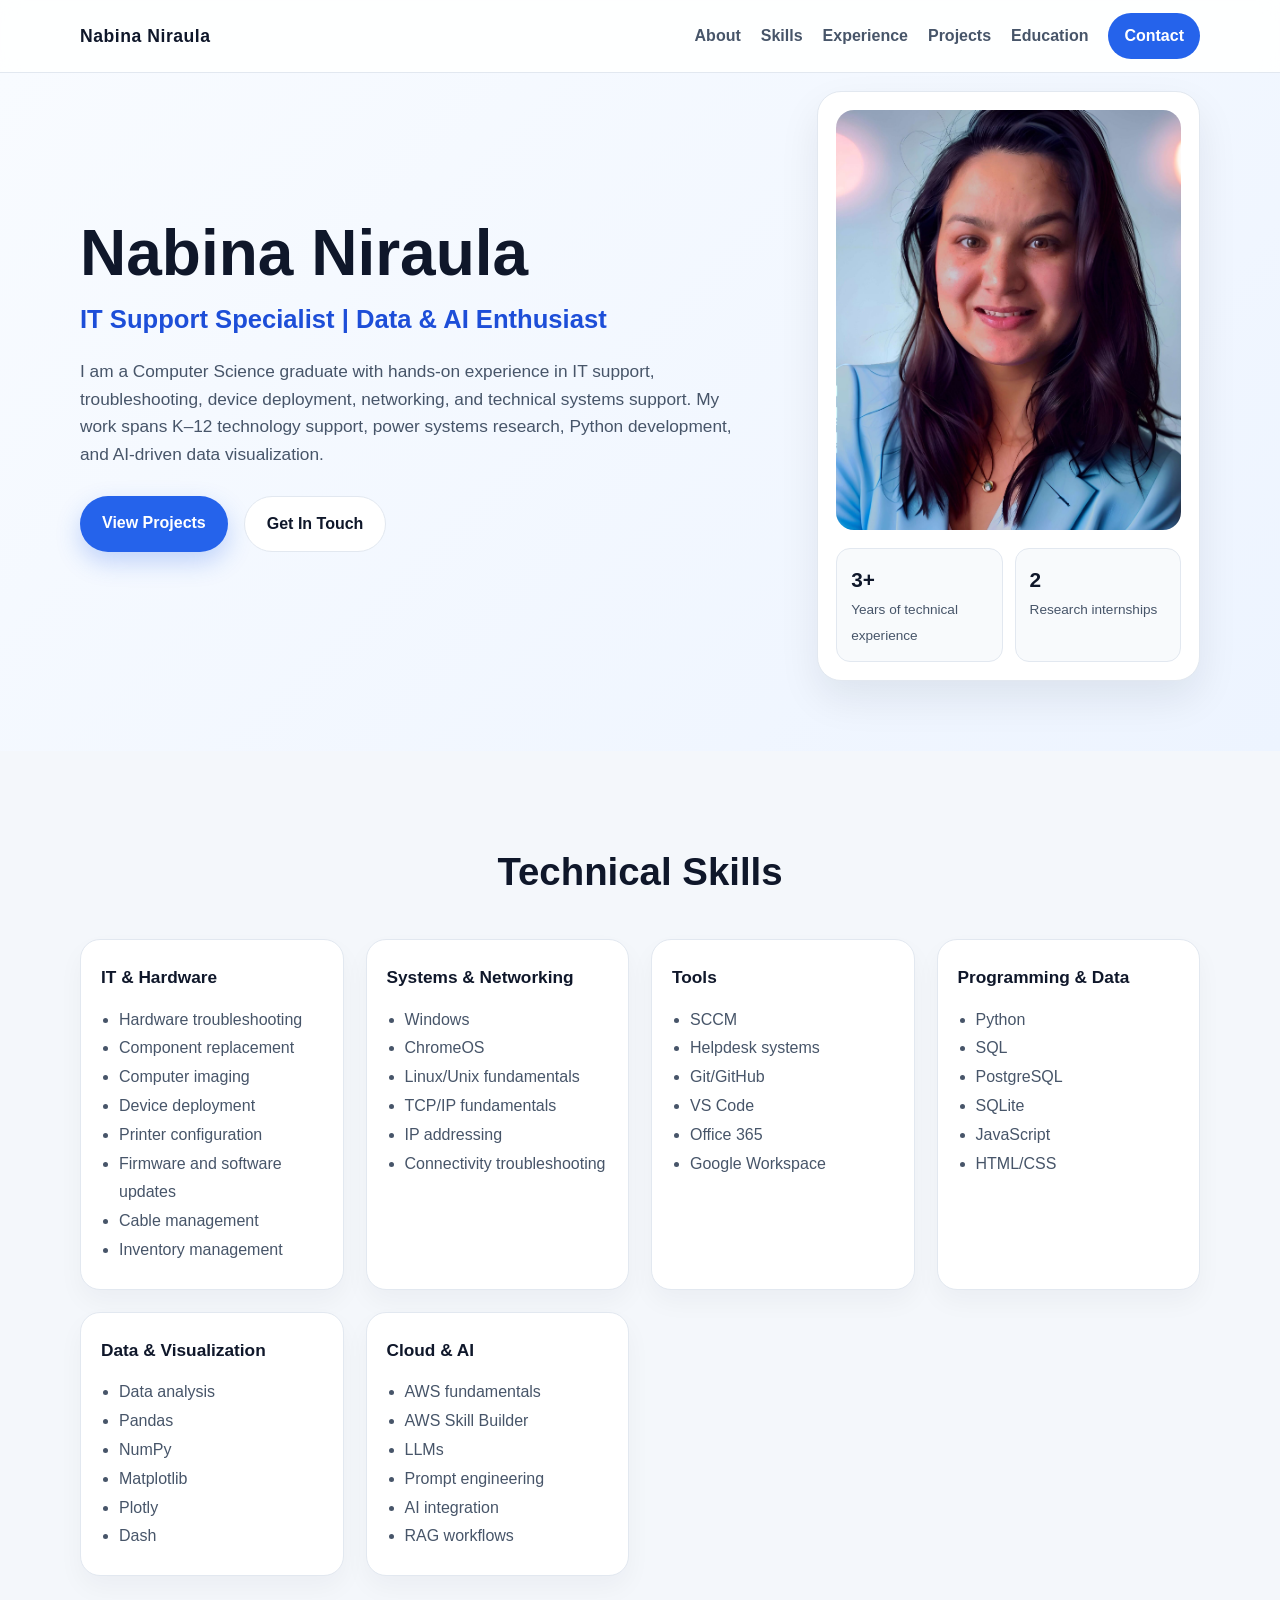
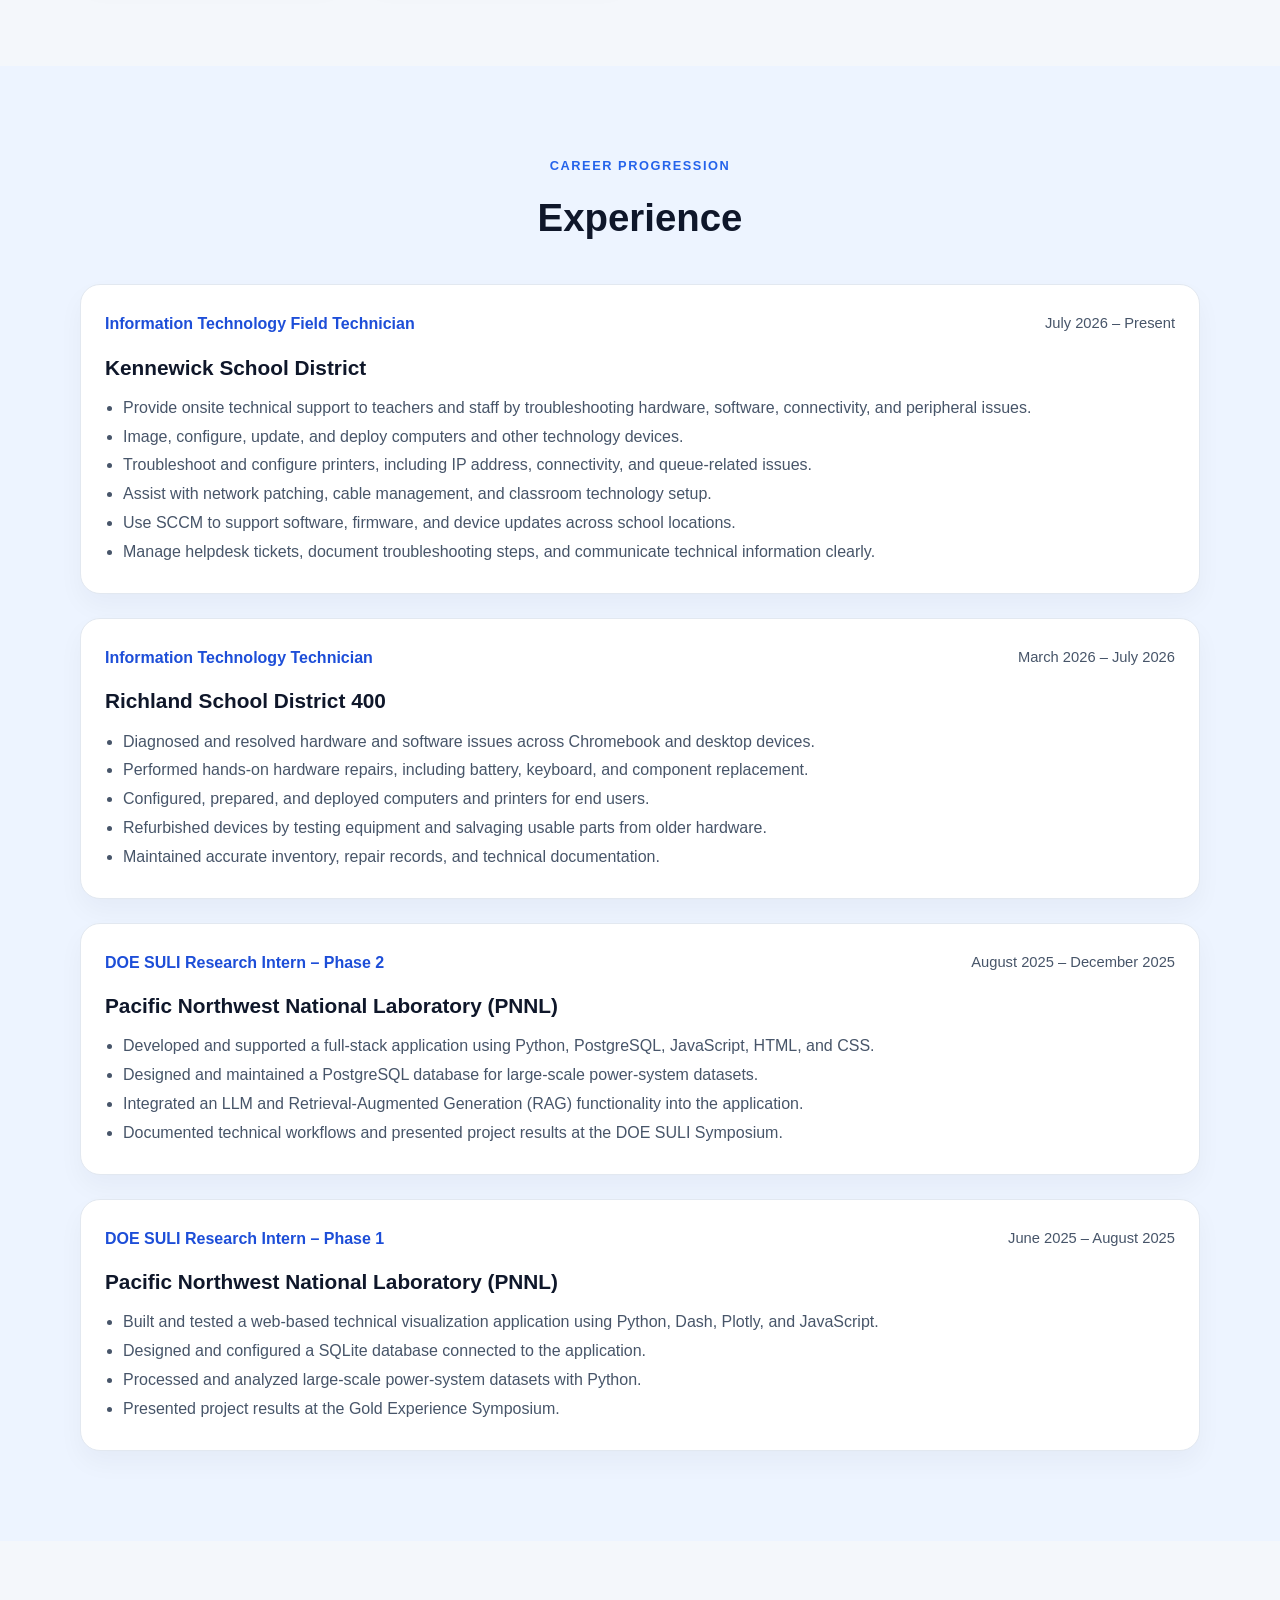
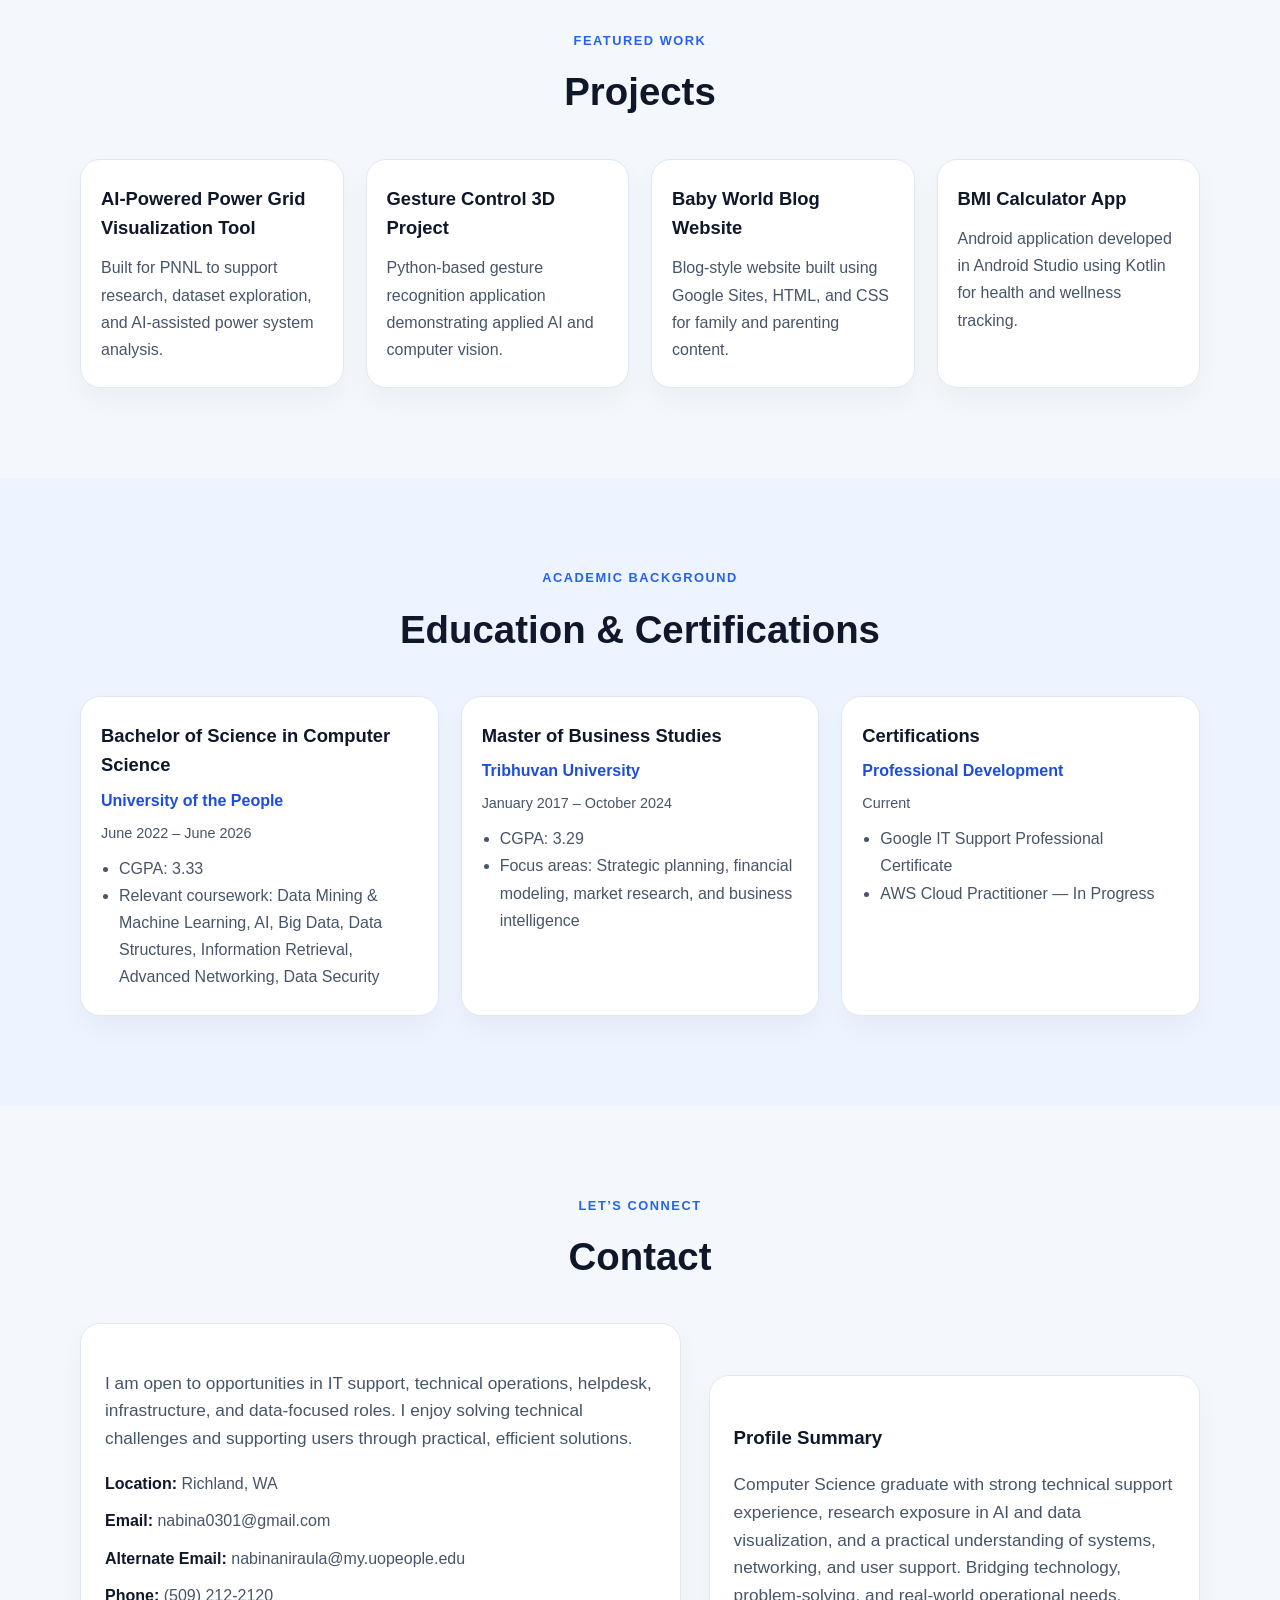
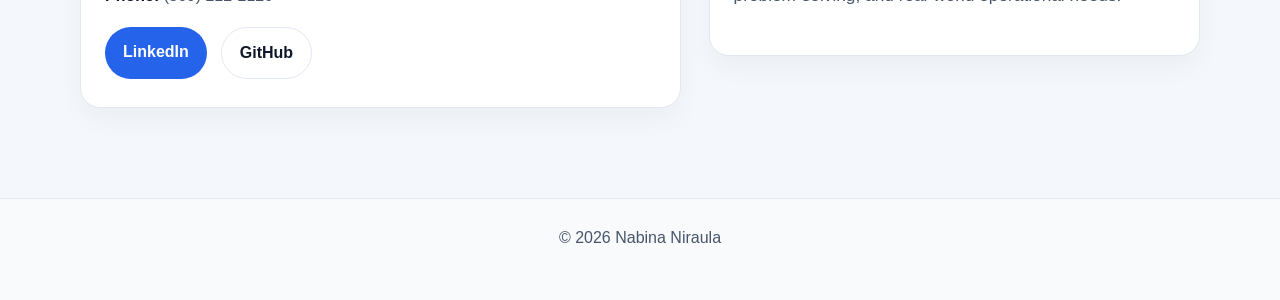
<file: index.html>
<!DOCTYPE html>
<html lang="en">
<head>
  <meta charset="UTF-8" />
  <meta name="viewport" content="width=device-width, initial-scale=1.0" />
  <title>Nabina Niraula | Portfolio</title>
  <meta name="description" content="Portfolio of Nabina Niraula, IT support specialist and Computer Science graduate focused on technical support, AI, and data analysis." />
  <link rel="stylesheet" href="styles.css" />
</head>
<body>
  <header class="site-header">
    <div class="container nav">
      <div class="brand">Nabina Niraula</div>
      <nav class="nav-links" aria-label="Main navigation">
        <a href="#about">About</a>
        <a href="#skills">Skills</a>
        <a href="#experience">Experience</a>
        <a href="#projects">Projects</a>
        <a href="#education">Education</a>
        <a href="#contact" class="nav-cta">Contact</a>
      </nav>
    </div>
  </header>

  <main>
    <section id="about" class="hero">
      <div class="container hero-inner">
        <div class="hero-content">
          <h1>Nabina Niraula</h1>
          <h2>IT Support Specialist | Data &amp; AI Enthusiast</h2>
          <p class="lead">
            I am a Computer Science graduate with hands-on experience in IT support,
            troubleshooting, device deployment, networking, and technical systems support.
            My work spans K–12 technology support, power systems research, Python development,
            and AI-driven data visualization.
          </p>
          <div class="hero-actions">
            <a href="#projects" class="primary-btn">View Projects</a>
            <a href="#contact" class="secondary-btn">Get In Touch</a>
          </div>
        </div>

        <div class="hero-card">
          <img src="profile.jpg" alt="Nabina Niraula" />
          <div class="mini-stats">
            <div>
              <strong>3+</strong>
              <span>Years of technical experience</span>
            </div>
            <div>
              <strong>2</strong>
              <span>Research internships</span>
            </div>
          </div>
        </div>
      </div>
    </section>

    <section id="skills" class="section">
      <div class="container">
        <div class="section-heading">
          <h2>Technical Skills</h2>
        </div>

        <div class="skills-grid">
          <div class="skill-card">
            <h3>IT &amp; Hardware</h3>
            <ul>
              <li>Hardware troubleshooting</li>
              <li>Component replacement</li>
              <li>Computer imaging</li>
              <li>Device deployment</li>
              <li>Printer configuration</li>
              <li>Firmware and software updates</li>
              <li>Cable management</li>
              <li>Inventory management</li>
            </ul>
          </div>

          <div class="skill-card">
            <h3>Systems &amp; Networking</h3>
            <ul>
              <li>Windows</li>
              <li>ChromeOS</li>
              <li>Linux/Unix fundamentals</li>
              <li>TCP/IP fundamentals</li>
              <li>IP addressing</li>
              <li>Connectivity troubleshooting</li>
            </ul>
          </div>

          <div class="skill-card">
            <h3>Tools</h3>
            <ul>
              <li>SCCM</li>
              <li>Helpdesk systems</li>
              <li>Git/GitHub</li>
              <li>VS Code</li>
              <li>Office 365</li>
              <li>Google Workspace</li>
            </ul>
          </div>

          <div class="skill-card">
            <h3>Programming &amp; Data</h3>
            <ul>
              <li>Python</li>
              <li>SQL</li>
              <li>PostgreSQL</li>
              <li>SQLite</li>
              <li>JavaScript</li>
              <li>HTML/CSS</li>
            </ul>
          </div>

          <div class="skill-card">
            <h3>Data &amp; Visualization</h3>
            <ul>
              <li>Data analysis</li>
              <li>Pandas</li>
              <li>NumPy</li>
              <li>Matplotlib</li>
              <li>Plotly</li>
              <li>Dash</li>
            </ul>
          </div>

          <div class="skill-card">
            <h3>Cloud &amp; AI</h3>
            <ul>
              <li>AWS fundamentals</li>
              <li>AWS Skill Builder</li>
              <li>LLMs</li>
              <li>Prompt engineering</li>
              <li>AI integration</li>
              <li>RAG workflows</li>
            </ul>
          </div>
        </div>
      </div>
    </section>

    <section id="experience" class="section alt-bg">
      <div class="container">
        <div class="section-heading">
          <p class="eyebrow">Career Progression</p>
          <h2>Experience</h2>
        </div>

        <div class="timeline">
          <article class="job-card">
            <div class="job-meta">
              <span class="job-role">Information Technology Field Technician</span>
              <span class="job-date">July 2026 – Present</span>
            </div>
            <h3>Kennewick School District</h3>
            <ul>
              <li>Provide onsite technical support to teachers and staff by troubleshooting hardware, software, connectivity, and peripheral issues.</li>
              <li>Image, configure, update, and deploy computers and other technology devices.</li>
              <li>Troubleshoot and configure printers, including IP address, connectivity, and queue-related issues.</li>
              <li>Assist with network patching, cable management, and classroom technology setup.</li>
              <li>Use SCCM to support software, firmware, and device updates across school locations.</li>
              <li>Manage helpdesk tickets, document troubleshooting steps, and communicate technical information clearly.</li>
            </ul>
          </article>

          <article class="job-card">
            <div class="job-meta">
              <span class="job-role">Information Technology Technician</span>
              <span class="job-date">March 2026 – July 2026</span>
            </div>
            <h3>Richland School District 400</h3>
            <ul>
              <li>Diagnosed and resolved hardware and software issues across Chromebook and desktop devices.</li>
              <li>Performed hands-on hardware repairs, including battery, keyboard, and component replacement.</li>
              <li>Configured, prepared, and deployed computers and printers for end users.</li>
              <li>Refurbished devices by testing equipment and salvaging usable parts from older hardware.</li>
              <li>Maintained accurate inventory, repair records, and technical documentation.</li>
            </ul>
          </article>

          <article class="job-card">
            <div class="job-meta">
              <span class="job-role">DOE SULI Research Intern – Phase 2</span>
              <span class="job-date">August 2025 – December 2025</span>
            </div>
            <h3>Pacific Northwest National Laboratory (PNNL)</h3>
            <ul>
              <li>Developed and supported a full-stack application using Python, PostgreSQL, JavaScript, HTML, and CSS.</li>
              <li>Designed and maintained a PostgreSQL database for large-scale power-system datasets.</li>
              <li>Integrated an LLM and Retrieval-Augmented Generation (RAG) functionality into the application.</li>
              <li>Documented technical workflows and presented project results at the DOE SULI Symposium.</li>
            </ul>
          </article>

          <article class="job-card">
            <div class="job-meta">
              <span class="job-role">DOE SULI Research Intern – Phase 1</span>
              <span class="job-date">June 2025 – August 2025</span>
            </div>
            <h3>Pacific Northwest National Laboratory (PNNL)</h3>
            <ul>
              <li>Built and tested a web-based technical visualization application using Python, Dash, Plotly, and JavaScript.</li>
              <li>Designed and configured a SQLite database connected to the application.</li>
              <li>Processed and analyzed large-scale power-system datasets with Python.</li>
              <li>Presented project results at the Gold Experience Symposium.</li>
            </ul>
          </article>
        </div>
      </div>
    </section>

    <section id="projects" class="section">
      <div class="container">
        <div class="section-heading">
          <p class="eyebrow">Featured Work</p>
          <h2>Projects</h2>
        </div>

        <div class="projects-grid">
          <div class="project-card">
            <h3>AI-Powered Power Grid Visualization Tool</h3>
            <p>Built for PNNL to support research, dataset exploration, and AI-assisted power system analysis.</p>
          </div>

          <div class="project-card">
            <h3>Gesture Control 3D Project</h3>
            <p>Python-based gesture recognition application demonstrating applied AI and computer vision.</p>
          </div>

          <div class="project-card">
            <h3>Baby World Blog Website</h3>
            <p>Blog-style website built using Google Sites, HTML, and CSS for family and parenting content.</p>
          </div>

          <div class="project-card">
            <h3>BMI Calculator App</h3>
            <p>Android application developed in Android Studio using Kotlin for health and wellness tracking.</p>
          </div>
        </div>
      </div>
    </section>

    <section id="education" class="section alt-bg">
      <div class="container">
        <div class="section-heading">
          <p class="eyebrow">Academic Background</p>
          <h2>Education &amp; Certifications</h2>
        </div>

        <div class="edu-grid">
          <div class="edu-card">
            <h3>Bachelor of Science in Computer Science</h3>
            <div class="school">University of the People</div>
            <div class="date">June 2022 – June 2026</div>
            <ul>
              <li>CGPA: 3.33</li>
              <li>Relevant coursework: Data Mining &amp; Machine Learning, AI, Big Data, Data Structures, Information Retrieval, Advanced Networking, Data Security</li>
            </ul>
          </div>

          <div class="edu-card">
            <h3>Master of Business Studies</h3>
            <div class="school">Tribhuvan University</div>
            <div class="date">January 2017 – October 2024</div>
            <ul>
              <li>CGPA: 3.29</li>
              <li>Focus areas: Strategic planning, financial modeling, market research, and business intelligence</li>
            </ul>
          </div>

          <div class="edu-card">
            <h3>Certifications</h3>
            <div class="school">Professional Development</div>
            <div class="date">Current</div>
            <ul>
              <li>Google IT Support Professional Certificate</li>
              <li>AWS Cloud Practitioner — In Progress</li>
            </ul>
          </div>
        </div>
      </div>
    </section>

    <section id="contact" class="section">
      <div class="container">
        <div class="section-heading">
          <p class="eyebrow">Let’s Connect</p>
          <h2>Contact</h2>
        </div>

        <div class="contact-wrap">
          <div class="contact-card">
            <p class="lead">
              I am open to opportunities in IT support, technical operations, helpdesk, infrastructure, and data-focused roles.
              I enjoy solving technical challenges and supporting users through practical, efficient solutions.
            </p>

            <div class="contact-list">
              <div class="contact-item"><strong>Location:</strong> Richland, WA</div>
              <div class="contact-item"><strong>Email:</strong> nabina0301@gmail.com</div>
              <div class="contact-item"><strong>Alternate Email:</strong> nabinaniraula@my.uopeople.edu</div>
              <div class="contact-item"><strong>Phone:</strong> (509) 212-2120</div>
            </div>

            <div class="contact-links">
              <a href="https://www.linkedin.com/in/nabina-niraula/" target="_blank" rel="noopener noreferrer">LinkedIn</a>
              <a href="https://github.com/nabi0301" target="_blank" rel="noopener noreferrer" class="ghost">GitHub</a>
            </div>
          </div>

          <div class="contact-card">
            <h3>Profile Summary</h3>
            <p class="lead">
              Computer Science graduate with strong technical support experience, research exposure in AI and data visualization,
              and a practical understanding of systems, networking, and user support. Bridging technology, problem-solving,
              and real-world operational needs.
            </p>
          </div>
        </div>
      </div>
    </section>
  </main>

  <footer>
    © 2026 Nabina Niraula
  </footer>
</body>
</html>
</file>
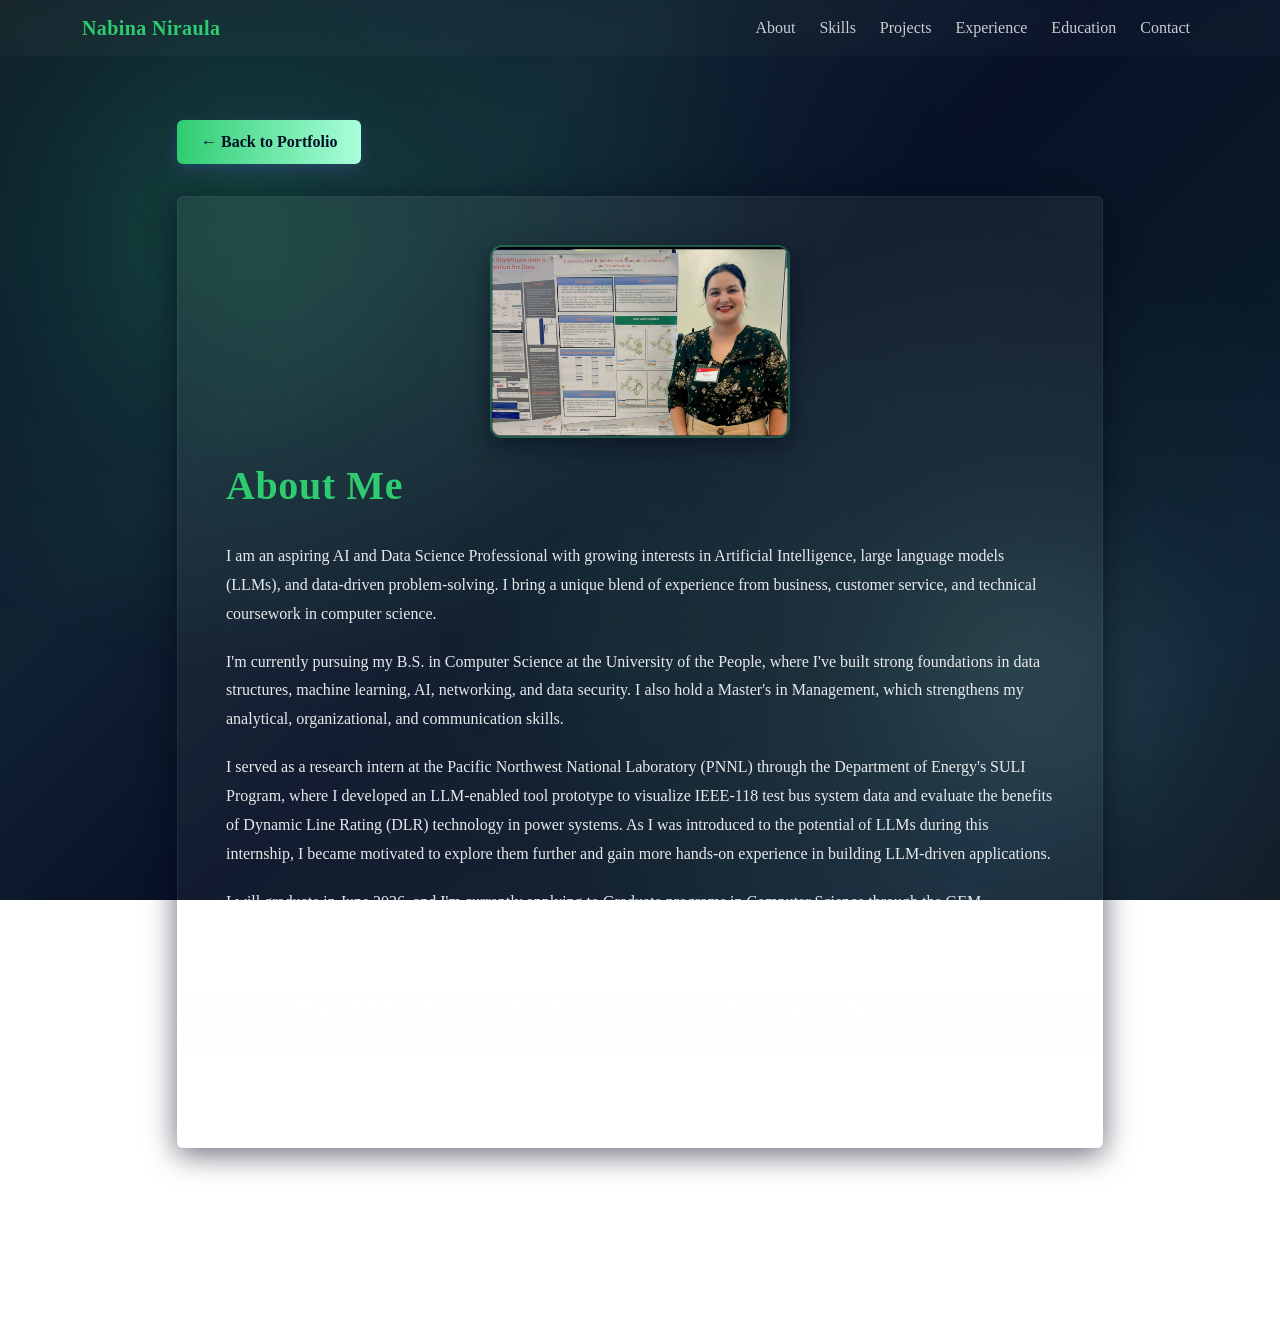
<file: about.html>
<!DOCTYPE html>
<html lang="en">
<head>
  <meta charset="UTF-8">
  <meta name="viewport" content="width=device-width, initial-scale=1.0">
  <title>About Me - Nabina Niraula</title>
  <link href="https://cdn.jsdelivr.net/npm/bootstrap@5.3.1/dist/css/bootstrap.min.css" rel="stylesheet">
  <style>
    :root{
      --bg1: #0f1724;
      --bg2: #081126;
      --accent: #2ecc71;
      --accent-2: #a8ffdb;
      --glass: rgba(255,255,255,0.06);
      --glass-2: rgba(255,255,255,0.04);
      --muted: rgba(255,255,255,0.78);
    }

    html,body{height:100%;}
    body {
      margin:0;
      font-family: 'Times New Roman', Times, serif;
      color: #ffffff;
      background: 
        linear-gradient(135deg, 
          var(--bg1) 0%, 
          #0d1a2d 15%,
          #112233 30%,
          var(--bg2) 50%,
          #0a1929 70%,
          #0d1f33 85%,
          var(--bg1) 100%
        );
      background-size: 100% 100vh;
      background-attachment: fixed;
      -webkit-font-smoothing:antialiased;
      scroll-behavior: smooth;
      overflow-x:hidden;
      min-height:100vh;
    }

    
    /* Animated gradient overlay */
    body::before{
      content:'';
      position:fixed;
      top:0;
      left:0;
      width:100%;
      height:100vh;
      background: 
        radial-gradient(circle at 20% 20%, rgba(46,204,113,0.15), transparent 40%),
        radial-gradient(circle at 80% 80%, rgba(168,255,219,0.08), transparent 40%),
        radial-gradient(circle at 50% 50%, rgba(46,204,113,0.05), transparent 60%);
      pointer-events:none;
      z-index:0;
      animation:gradientShift 15s ease infinite;
    }
    
    @keyframes gradientShift{
      0%, 100%{opacity:1;transform:scale(1)}
      50%{opacity:0.8;transform:scale(1.05)}
    }
    /* animated grid lines */
    .bg-grid{
      position:fixed; inset:0; pointer-events:none; z-index:0; opacity:0.12;
      background-image: linear-gradient(rgba(255,255,255,0.03) 1px, transparent 1px),
                        linear-gradient(90deg, rgba(255,255,255,0.03) 1px, transparent 1px);
      background-size: 40px 40px, 40px 40px;
      transform: translateZ(0);
      animation: drift 12s linear infinite;
    }
    @keyframes drift{from{transform:translateY(0)}to{transform:translateY(-30px)}}

    /* Floating orbs animation */
    .floating-orbs{
      position:fixed; inset:0; pointer-events:none; z-index:1; overflow:hidden;
    }
    .orb{
      position:absolute;
      border-radius:50%;
      filter:blur(80px);
      opacity:0.15;
      animation: float 20s infinite ease-in-out;
    }
    .orb:nth-child(1){
      width:300px; height:300px;
      background:radial-gradient(circle, var(--accent), transparent);
      top:10%; left:5%;
      animation-duration:25s;
    }
    .orb:nth-child(2){
      width:250px; height:250px;
      background:radial-gradient(circle, var(--accent-2), transparent);
      top:60%; right:10%;
      animation-duration:30s; animation-delay:-10s;
    }
    .orb:nth-child(3){
      width:200px; height:200px;
      background:radial-gradient(circle, rgba(46,204,113,0.5), transparent);
      bottom:20%; left:40%;
      animation-duration:35s; animation-delay:-20s;
    }
    @keyframes float{
      0%, 100%{transform:translate(0,0) scale(1);}
      25%{transform:translate(30px,-30px) scale(1.1);}
      50%{transform:translate(-20px,20px) scale(0.9);}
      75%{transform:translate(40px,10px) scale(1.05);}
    }

    nav.navbar{background:linear-gradient(90deg, rgba(255,255,255,0.03), rgba(255,255,255,0.02));backdrop-filter: blur(6px);z-index:5}
    .navbar-brand{font-weight:700;color:var(--accent);letter-spacing:0.4px}
    .nav-link{color:var(--muted) !important;margin-left:8px}
    .nav-link:hover{color:var(--accent-2) !important}

    .content-section{
      padding:120px 0 80px;
      position:relative;
      z-index:2;
    }

    .card.glass{
      background: linear-gradient(180deg, var(--glass), var(--glass-2));
      border:1px solid rgba(255,255,255,0.06); 
      box-shadow: 0 6px 30px rgba(2,6,23,0.6);
    }

    h1{
      font-family: 'Times New Roman', Times, serif; 
      letter-spacing:0.6px; 
      font-weight:700; 
      color:var(--accent);
      margin-bottom:2rem;
    }

    h2{
      font-family: 'Times New Roman', Times, serif; 
      letter-spacing:0.4px; 
      font-weight:600; 
      color:var(--accent-2);
      margin-top:2rem;
      margin-bottom:1rem;
    }

    p{
      line-height:1.8;
      color:rgba(255,255,255,0.9);
      margin-bottom:1.2rem;
    }

    .back-btn{
      background: linear-gradient(90deg, var(--accent), var(--accent-2)); 
      border:none; 
      color:#021026; 
      font-weight:600;
      padding:10px 24px;
      border-radius:6px;
      text-decoration:none;
      display:inline-block;
      margin-bottom:2rem;
      box-shadow: 0 6px 18px rgba(124,92,255,0.18), 0 2px 6px rgba(0,229,255,0.06);
    }
    .back-btn:hover{
      color:#021026;
      transform:translateY(-2px);
      box-shadow: 0 8px 24px rgba(124,92,255,0.25);
    }

    footer{
      padding:30px 0;
      text-align:center;
      color:rgba(255,255,255,0.65);
      border-top:1px solid rgba(255,255,255,0.03);
      background:transparent;
      position:relative;
      z-index:2;
    }
  </style>
</head>
<body>

  <div class="bg-grid" aria-hidden="true"></div>
  
  <!-- Floating orbs animation -->
  <div class="floating-orbs" aria-hidden="true">
    <div class="orb"></div>
    <div class="orb"></div>
    <div class="orb"></div>
  </div>

  <!-- Navbar -->
  <nav class="navbar navbar-expand-lg navbar-dark fixed-top">
    <div class="container">
      <a class="navbar-brand" href="index.html">Nabina Niraula</a>
      <button class="navbar-toggler" type="button" data-bs-toggle="collapse" data-bs-target="#navbarNav">
        <span class="navbar-toggler-icon"></span>
      </button>
      <div class="collapse navbar-collapse" id="navbarNav">
        <ul class="navbar-nav ms-auto">
          <li class="nav-item"><a class="nav-link" href="about.html">About</a></li>
          <li class="nav-item"><a class="nav-link" href="index.html#skills">Skills</a></li>
          <li class="nav-item"><a class="nav-link" href="index.html#projects">Projects</a></li>
          <li class="nav-item"><a class="nav-link" href="index.html#experience">Experience</a></li>
          <li class="nav-item"><a class="nav-link" href="index.html#education">Education</a></li>
          <li class="nav-item"><a class="nav-link" href="index.html#contact">Contact</a></li>
        </ul>
      </div>
    </div>
  </nav>

  <!-- About Content Section -->
  <section class="content-section">
    <div class="container">
      <div class="row justify-content-center">
        <div class="col-lg-10">
          <a href="index.html" class="back-btn">← Back to Portfolio</a>
          
          <div class="card glass p-5">
            <div class="text-center mb-4">
              <img src="symposia pic.jpg" alt="Nabina Niraula" style="max-width:300px;border-radius:12px;box-shadow:0 8px 24px rgba(2,6,23,0.5);border:2px solid rgba(46,204,113,0.3);">
            </div>
            
            <h1>About Me</h1>
            
            <p>I am an aspiring AI and Data Science Professional with growing interests in Artificial Intelligence, large language models (LLMs), and data-driven problem-solving. I bring a unique blend of experience from business, customer service, and technical coursework in computer science.</p>

            <p>I'm currently pursuing my B.S. in Computer Science at the University of the People, where I've built strong foundations in data structures, machine learning, AI, networking, and data security. I also hold a Master's in Management, which strengthens my analytical, organizational, and communication skills.</p>

            <p>I served as a research intern at the Pacific Northwest National Laboratory (PNNL) through the Department of Energy's SULI Program, where I developed an LLM-enabled tool prototype to visualize IEEE-118 test bus system data and evaluate the benefits of Dynamic Line Rating (DLR) technology in power systems. As I was introduced to the potential of LLMs during this internship, I became motivated to explore them further and gain more hands-on experience in building LLM-driven applications.</p>

            <p>I will graduate in June 2026, and I'm currently applying to Graduate programs in Computer Science through the GEM Fellowship, focusing on pathways that combine AI, data science, and advanced computational methods. I am also actively seeking internship opportunities to further strengthen my skills and real-world experience.</p>

            <p>I enjoy working with Python, SQL, and data-focused tools, and I'm continuously learning technologies that support data analysis, AI innovation, and automation. My long-term goal is to pursue a career in data analytics and AI, building meaningful, impactful solutions that combine computation and real-world problem-solving.</p>
          </div>
        </div>
      </div>
    </div>
  </section>

  <!-- Footer -->
  <footer>
    <div class="container">
      <div class="row align-items-center">
        <div class="col-md-6 text-md-start">&copy; 2025 Nabina Niraula</div>
        <div class="col-md-6 text-md-end">
          <a href="https://www.linkedin.com/in/nabina-niraula/" target="_blank" rel="noopener" class="text-decoration-none" style="color:var(--muted);margin-right:20px;font-size:24px" title="LinkedIn">
            <svg xmlns="http://www.w3.org/2000/svg" width="24" height="24" fill="currentColor" viewBox="0 0 16 16" style="vertical-align:middle">
              <path d="M0 1.146C0 .513.526 0 1.175 0h13.65C15.474 0 16 .513 16 1.146v13.708c0 .633-.526 1.146-1.175 1.146H1.175C.526 16 0 15.487 0 14.854V1.146zm4.943 12.248V6.169H2.542v7.225h2.401zm-1.2-8.212c.837 0 1.358-.554 1.358-1.248-.015-.709-.52-1.248-1.342-1.248-.822 0-1.359.54-1.359 1.248 0 .694.521 1.248 1.327 1.248h.016zm4.908 8.212V9.359c0-.216.016-.432.08-.586.173-.431.568-.878 1.232-.878.869 0 1.216.662 1.216 1.634v3.865h2.401V9.25c0-2.22-1.184-3.252-2.764-3.252-1.274 0-1.845.7-2.165 1.193v.025h-.016a5.54 5.54 0 0 1 .016-.025V6.169h-2.4c.03.678 0 7.225 0 7.225h2.4z"/>
            </svg>
          </a>
          <a href="https://github.com/nabi0301" target="_blank" rel="noopener" class="text-decoration-none" style="color:var(--muted);font-size:24px" title="GitHub">
            <svg xmlns="http://www.w3.org/2000/svg" width="24" height="24" fill="currentColor" viewBox="0 0 16 16" style="vertical-align:middle">
              <path d="M8 0C3.58 0 0 3.58 0 8c0 3.54 2.29 6.53 5.47 7.59.4.07.55-.17.55-.38 0-.19-.01-.82-.01-1.49-2.01.37-2.53-.49-2.69-.94-.09-.23-.48-.94-.82-1.13-.28-.15-.68-.52-.01-.53.63-.01 1.08.58 1.23.82.72 1.21 1.87.87 2.33.66.07-.52.28-.87.51-1.07-1.78-.2-3.64-.89-3.64-3.95 0-.87.31-1.59.82-2.15-.08-.2-.36-1.02.08-2.12 0 0 .67-.21 2.2.82.64-.18 1.32-.27 2-.27.68 0 1.36.09 2 .27 1.53-1.04 2.2-.82 2.2-.82.44 1.1.16 1.92.08 2.12.51.56.82 1.27.82 2.15 0 3.07-1.87 3.75-3.65 3.95.29.25.54.73.54 1.48 0 1.07-.01 1.93-.01 2.2 0 .21.15.46.55.38A8.012 8.012 0 0 0 16 8c0-4.42-3.58-8-8-8z"/>
            </svg>
          </a>
        </div>
      </div>
    </div>
  </footer>

  <script src="https://cdn.jsdelivr.net/npm/bootstrap@5.3.1/dist/js/bootstrap.bundle.min.js"></script>
</body>
</html>
</file>
<file: styles.css>
:root {
  --bg: #f4f7fb;
  --bg-soft: #edf4ff;
  --card: #ffffff;
  --card-soft: #f8fafc;
  --text: #0f172a;
  --muted: #475569;
  --primary: #2563eb;
  --primary-dark: #1d4ed8;
  --accent: #e0ecff;
  --border: #e2e8f0;
  --shadow: 0 18px 40px rgba(15, 23, 42, 0.08);
}

* {
  box-sizing: border-box;
}

html {
  scroll-behavior: smooth;
}

body {
  margin: 0;
  font-family: "Segoe UI", Arial, sans-serif;
  background: var(--bg);
  color: var(--text);
  line-height: 1.6;
}

img {
  max-width: 100%;
  display: block;
}

a {
  text-decoration: none;
}

.container {
  width: min(1120px, calc(100% - 32px));
  margin: 0 auto;
}

.section {
  padding: 90px 0;
}

.alt-bg {
  background: #edf4ff;
}

.eyebrow {
  margin: 0 0 10px;
  font-size: 0.8rem;
  letter-spacing: 0.12em;
  text-transform: uppercase;
  font-weight: 700;
  color: var(--primary);
}

.section-heading {
  text-align: center;
  margin-bottom: 36px;
}

.section-heading h2 {
  margin: 0;
  font-size: clamp(2rem, 3vw, 2.8rem);
  color: var(--text);
}

.site-header {
  position: sticky;
  top: 0;
  z-index: 100;
  background: rgba(255, 255, 255, 0.9);
  backdrop-filter: blur(10px);
  border-bottom: 1px solid var(--border);
}

.nav {
  display: flex;
  justify-content: space-between;
  align-items: center;
  min-height: 72px;
}

.brand {
  font-size: 1.1rem;
  font-weight: 800;
  letter-spacing: 0.03em;
  color: var(--text);
}

.nav-links {
  display: flex;
  gap: 20px;
  align-items: center;
  flex-wrap: wrap;
}

.nav-links a {
  color: var(--muted);
  font-weight: 600;
  transition: color 0.2s ease;
}

.nav-links a:hover {
  color: var(--primary);
}

.nav-cta {
  background: var(--primary);
  color: #fff !important;
  padding: 10px 16px;
  border-radius: 999px;
}

.nav-cta:hover {
  background: var(--primary-dark) !important;
}

.hero {
  padding: 18px 0 70px;
  background: linear-gradient(135deg, #f8fbff 0%, #edf4ff 100%);
}

.hero-inner {
  display: grid;
  grid-template-columns: 1.35fr 0.75fr;
  gap: 48px;
  align-items: center;
}

.hero-content h1 {
  margin: 0;
  font-size: clamp(2.7rem, 5vw, 4.6rem);
  line-height: 1.04;
  color: var(--text);
}

.hero-content h2 {
  margin: 12px 0 18px;
  font-size: clamp(1.2rem, 2vw, 1.8rem);
  color: var(--primary-dark);
  font-weight: 600;
}

.lead {
  font-size: 1.08rem;
  color: var(--muted);
  max-width: 680px;
}

.hero-actions {
  display: flex;
  gap: 16px;
  flex-wrap: wrap;
  margin-top: 28px;
}

.primary-btn,
.secondary-btn {
  display: inline-block;
  padding: 14px 22px;
  border-radius: 999px;
  font-weight: 700;
  transition: 0.2s ease;
}

.primary-btn {
  background: var(--primary);
  color: #fff;
  box-shadow: 0 10px 24px rgba(37, 99, 235, 0.25);
}

.primary-btn:hover {
  background: var(--primary-dark);
}

.secondary-btn {
  background: #fff;
  color: var(--text);
  border: 1px solid var(--border);
}

.secondary-btn:hover {
  background: #f8fafc;
}

.hero-card {
  background: var(--card);
  border: 1px solid var(--border);
  border-radius: 24px;
  padding: 18px;
  box-shadow: var(--shadow);
}

.profile-badge {
  display: inline-block;
  background: #dbeafe;
  color: var(--primary-dark);
  font-weight: 700;
  padding: 7px 12px;
  border-radius: 999px;
  margin-bottom: 12px;
  font-size: 0.8rem;
}

.hero-card img {
  width: 100%;
  height: 420px;
  object-fit: cover;
  border-radius: 18px;
}

.mini-stats {
  display: grid;
  grid-template-columns: repeat(2, minmax(0, 1fr));
  gap: 12px;
  margin-top: 18px;
}

.mini-stats div {
  background: #f8fafc;
  border: 1px solid var(--border);
  border-radius: 14px;
  padding: 14px;
}

.mini-stats strong {
  display: block;
  font-size: 1.3rem;
  color: var(--text);
}

.mini-stats span {
  color: var(--muted);
  font-size: 0.85rem;
}

.skills-grid {
  display: grid;
  grid-template-columns: repeat(auto-fit, minmax(220px, 1fr));
  gap: 22px;
}

.skill-card {
  background: var(--card);
  border: 1px solid var(--border);
  border-radius: 20px;
  padding: 24px 20px;
  box-shadow: 0 12px 26px rgba(15, 23, 42, 0.04);
}

.skill-card h3 {
  margin-top: 0;
  margin-bottom: 14px;
  font-size: 1.08rem;
  color: var(--text);
}

.skill-card ul {
  margin: 0;
  padding-left: 18px;
  color: var(--muted);
  line-height: 1.8;
}

.timeline {
  display: grid;
  gap: 24px;
}

.job-card {
  background: var(--card);
  border: 1px solid var(--border);
  border-radius: 20px;
  padding: 26px 24px;
  box-shadow: 0 12px 26px rgba(15, 23, 42, 0.04);
}

.job-meta {
  display: flex;
  justify-content: space-between;
  gap: 16px;
  align-items: center;
  flex-wrap: wrap;
}

.job-role {
  font-weight: 700;
  color: var(--primary-dark);
}

.job-date {
  color: var(--muted);
  font-size: 0.92rem;
}

.job-card h3 {
  margin: 14px 0 10px;
  font-size: 1.3rem;
  color: var(--text);
}

.job-card ul {
  margin: 0;
  padding-left: 18px;
  color: var(--muted);
  line-height: 1.8;
}

.projects-grid {
  display: grid;
  grid-template-columns: repeat(auto-fit, minmax(240px, 1fr));
  gap: 22px;
}

.project-card {
  background: var(--card);
  border: 1px solid var(--border);
  border-radius: 20px;
  padding: 24px 20px;
  box-shadow: 0 12px 26px rgba(15, 23, 42, 0.04);
}

.project-card h3 {
  margin-top: 0;
  margin-bottom: 12px;
  font-size: 1.15rem;
}

.project-card p {
  margin: 0;
  color: var(--muted);
  line-height: 1.7;
}

.edu-grid {
  display: grid;
  grid-template-columns: repeat(auto-fit, minmax(260px, 1fr));
  gap: 22px;
}

.edu-card {
  background: var(--card);
  border: 1px solid var(--border);
  border-radius: 20px;
  padding: 24px 20px;
  box-shadow: 0 12px 26px rgba(15, 23, 42, 0.04);
}

.edu-card h3 {
  margin: 0 0 8px;
  font-size: 1.15rem;
  color: var(--text);
}

.edu-card .school {
  font-weight: 700;
  color: var(--primary-dark);
  margin-bottom: 8px;
}

.edu-card .date {
  color: var(--muted);
  font-size: 0.9rem;
  margin-bottom: 10px;
}

.edu-card ul {
  margin: 0;
  padding-left: 18px;
  color: var(--muted);
  line-height: 1.7;
}

.contact-wrap {
  display: grid;
  grid-template-columns: 1.1fr 0.9fr;
  gap: 28px;
  align-items: center;
}

.contact-card {
  background: var(--card);
  border: 1px solid var(--border);
  border-radius: 20px;
  padding: 28px 24px;
  box-shadow: 0 12px 26px rgba(15, 23, 42, 0.04);
}

.contact-list {
  display: grid;
  gap: 12px;
  margin-top: 18px;
}

.contact-item {
  color: var(--muted);
  font-size: 1rem;
}

.contact-item strong {
  color: var(--text);
}

.contact-links {
  display: flex;
  gap: 14px;
  flex-wrap: wrap;
  margin-top: 18px;
}

.contact-links a {
  display: inline-block;
  background: var(--primary);
  color: #fff;
  padding: 12px 18px;
  border-radius: 999px;
  font-weight: 700;
}

.contact-links .ghost {
  background: #fff;
  color: var(--text);
  border: 1px solid var(--border);
}

footer {
  padding: 26px 0 50px;
  text-align: center;
  color: var(--muted);
  background: #f8fafc;
  border-top: 1px solid var(--border);
}

@media (max-width: 900px) {
  .hero-inner,
  .contact-wrap {
    grid-template-columns: 1fr;
  }
}

@media (max-width: 768px) {
  .section {
    padding: 70px 0;
  }

  .nav {
    flex-direction: column;
    justify-content: center;
    padding: 12px 0;
  }

  .nav-links {
    justify-content: center;
  }

  .job-meta {
    flex-direction: column;
    align-items: flex-start;
  }

  .hero-card img {
    height: 360px;
  }
}
</file>
